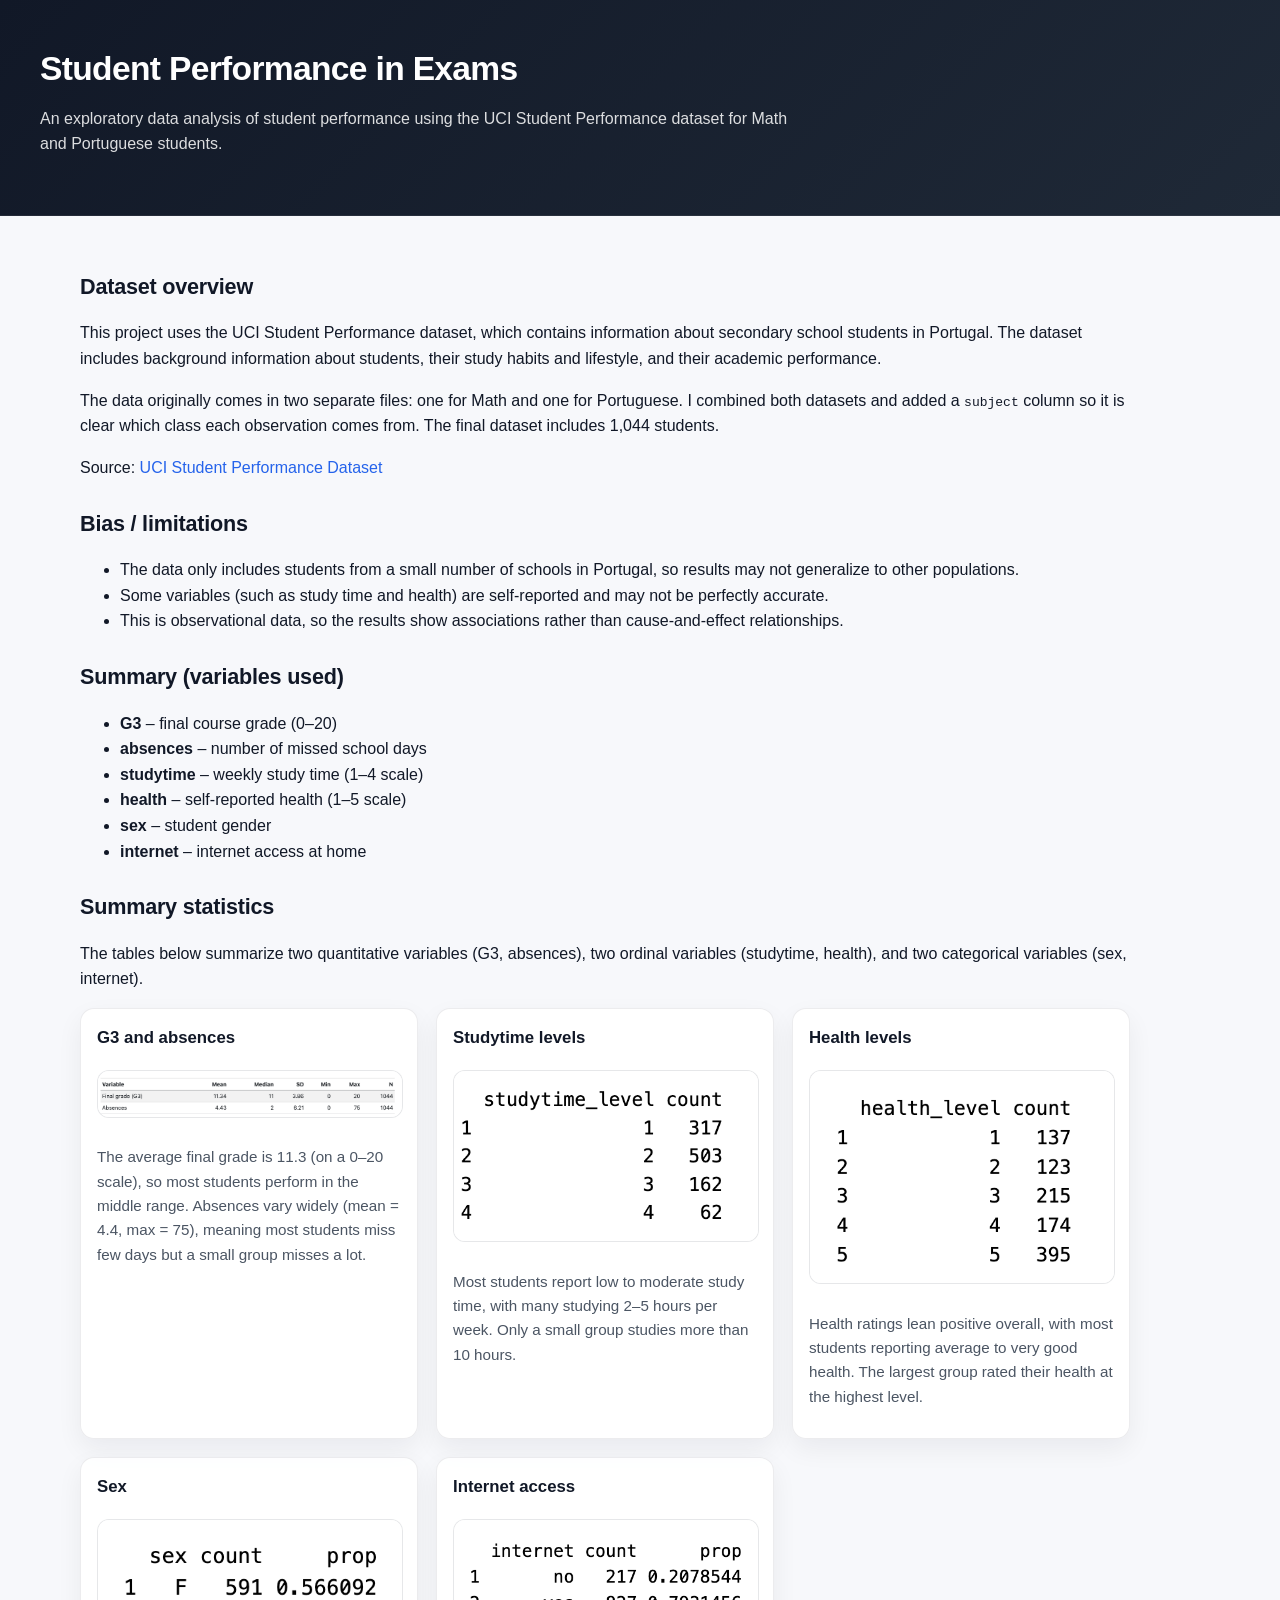
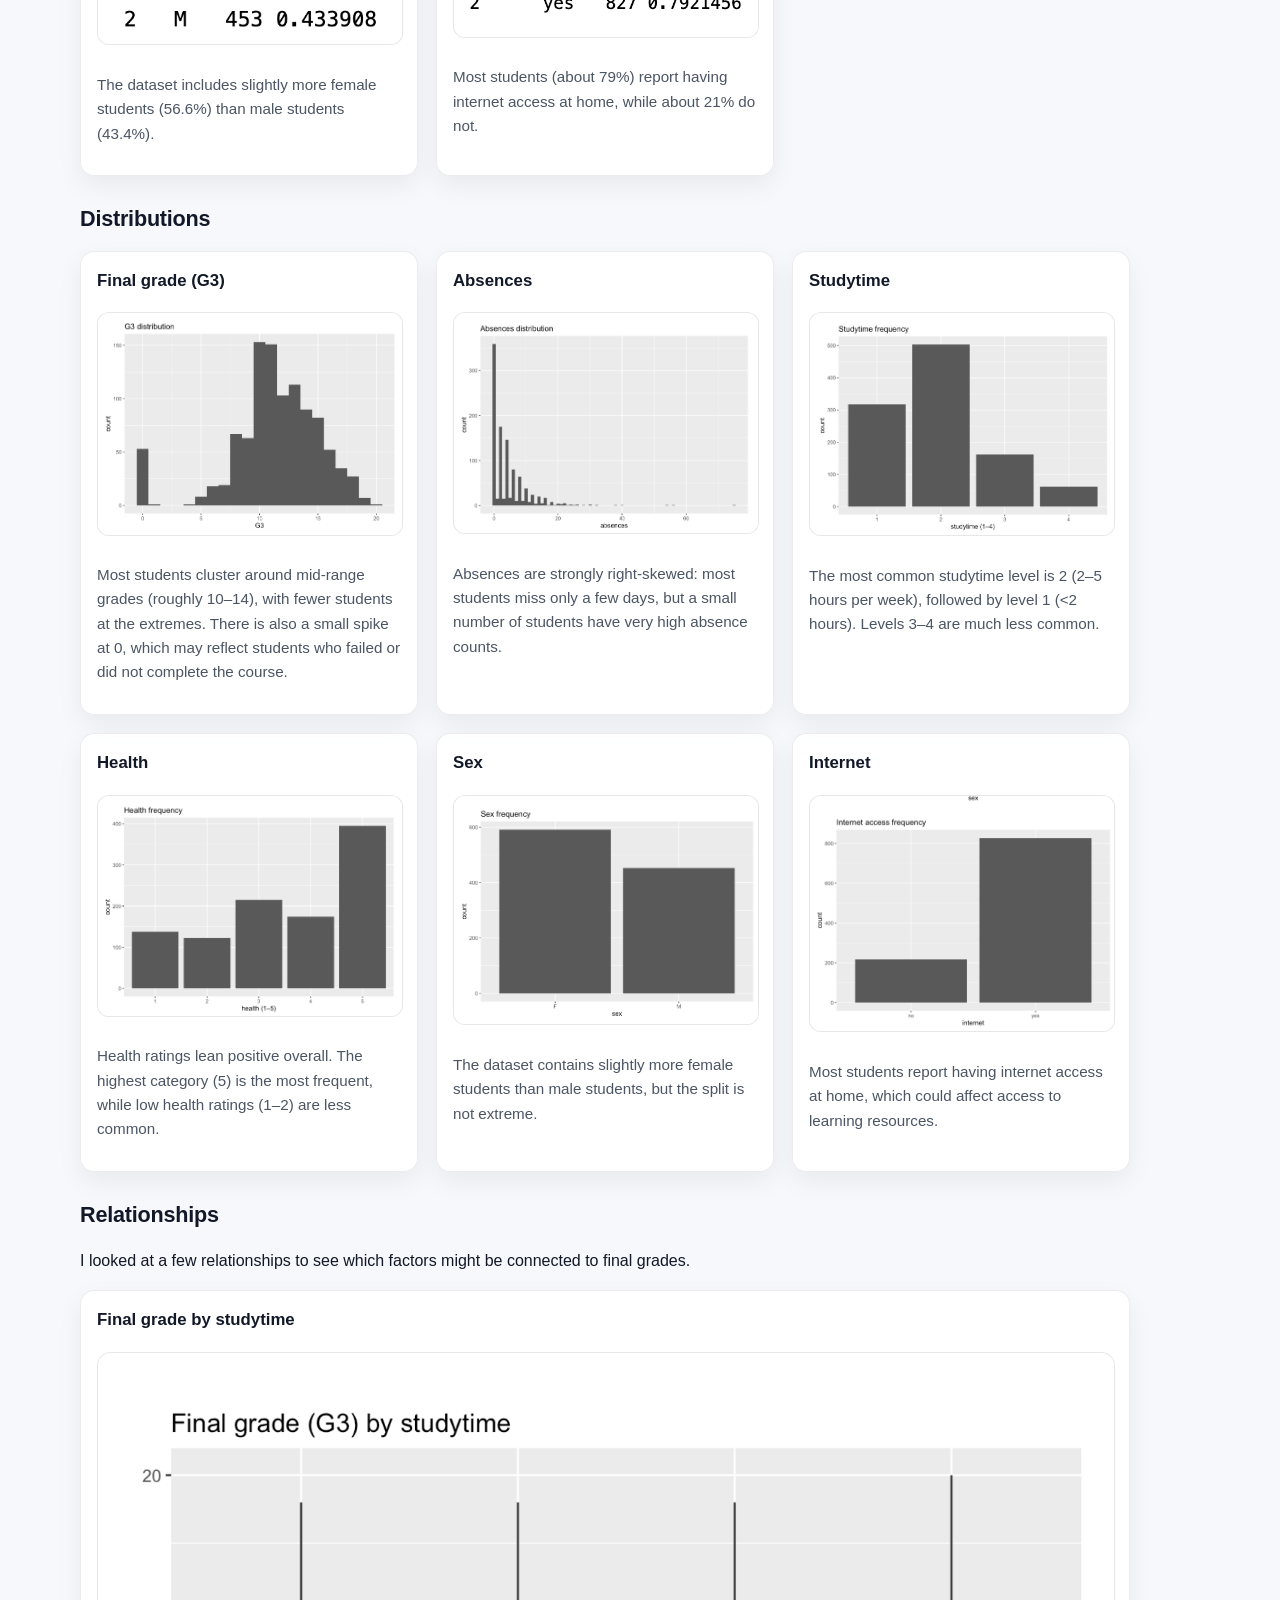
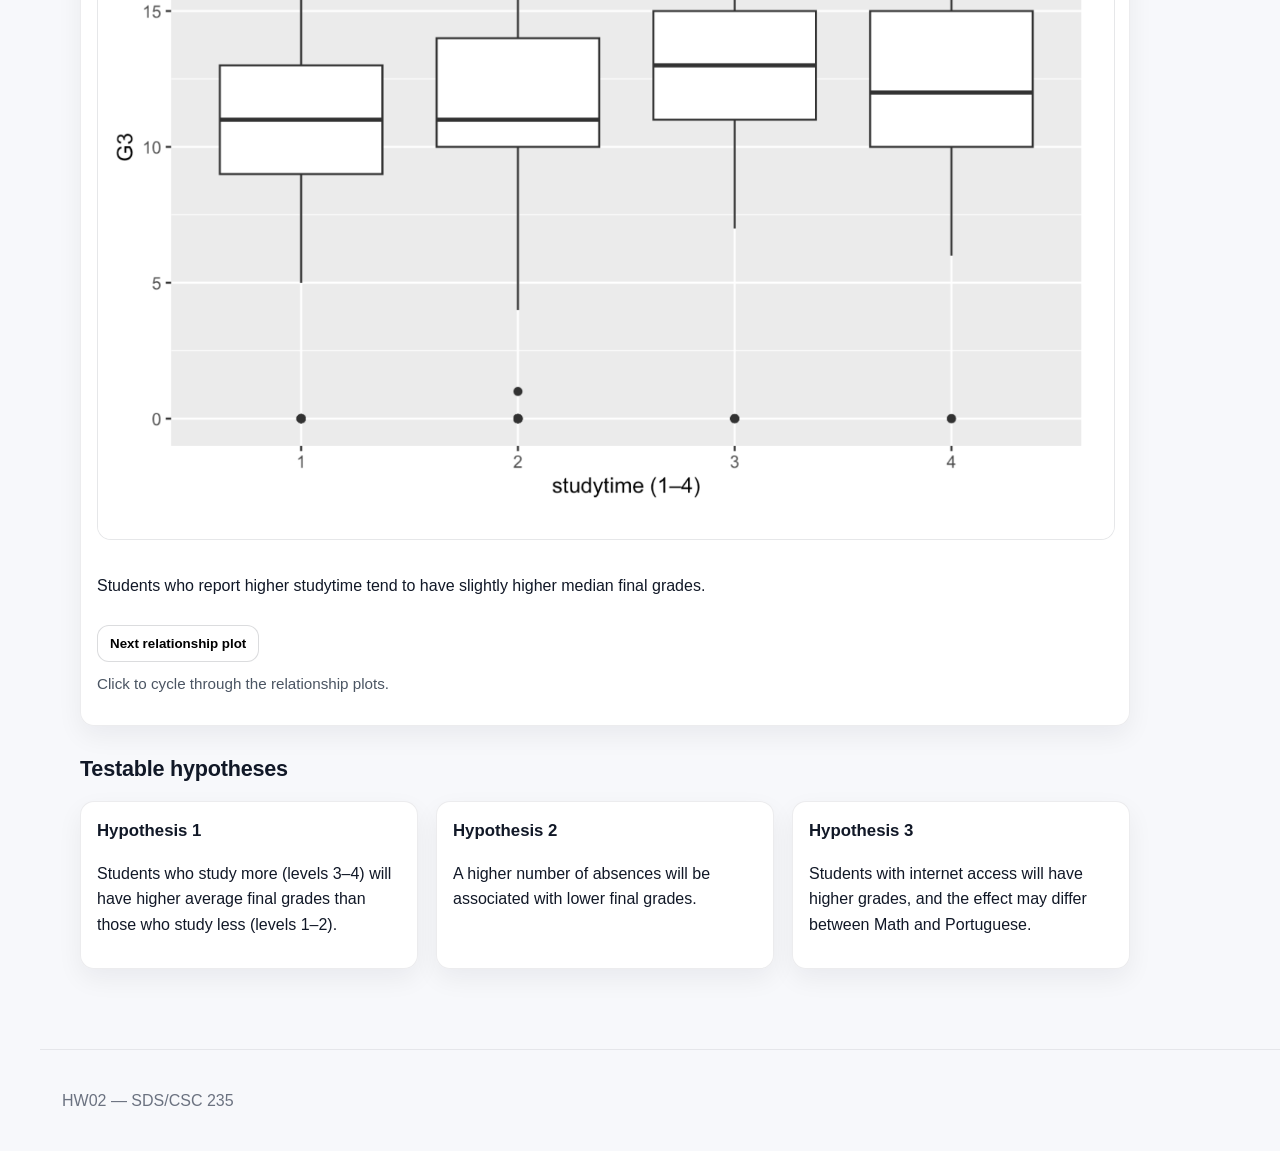
<file: Student-Performance-in-Portugal-main/SDS-CSC-235-hw02-main/index.html>
<!DOCTYPE html>
<html lang="en">
<head>
  <meta charset="UTF-8" />
  <meta name="viewport" content="width=device-width, initial-scale=1.0" />
  <title>HW02 – Student Performance EDA</title>
  <link rel="stylesheet" href="style.css" />
</head>

<body>
  <header>
    <div class="container">
      <h1>Student Performance in Exams</h1>
      <p class="subtitle">
        An exploratory data analysis of student performance using the UCI Student Performance dataset for Math and Portuguese students.
      </p>
    </div>
  </header>

  <main>
    <div class="container">
      <!-- Dataset Overview -->
      <section>
        <h2>Dataset overview</h2>
        <p>
          This project uses the UCI Student Performance dataset, which contains information about secondary school students in Portugal.
          The dataset includes background information about students, their study habits and lifestyle, and their academic performance.
        </p>

        <p>
          The data originally comes in two separate files: one for Math and one for Portuguese.
          I combined both datasets and added a <code>subject</code> column so it is clear which class each observation comes from.
          The final dataset includes 1,044 students.
        </p>

        <p>
          Source:
          <a href="https://archive.ics.uci.edu/dataset/320/student+performance" target="_blank">
            UCI Student Performance Dataset
          </a>
        </p>
      </section>

      <!-- Bias -->
      <section>
        <h2>Bias / limitations</h2>
        <ul>
          <li>The data only includes students from a small number of schools in Portugal, so results may not generalize to other populations.</li>
          <li>Some variables (such as study time and health) are self-reported and may not be perfectly accurate.</li>
          <li>This is observational data, so the results show associations rather than cause-and-effect relationships.</li>
        </ul>
      </section>

      <!-- Variables -->
      <section>
        <h2>Summary (variables used)</h2>
        <ul>
          <li><strong>G3</strong> – final course grade (0–20)</li>
          <li><strong>absences</strong> – number of missed school days</li>
          <li><strong>studytime</strong> – weekly study time (1–4 scale)</li>
          <li><strong>health</strong> – self-reported health (1–5 scale)</li>
          <li><strong>sex</strong> – student gender</li>
          <li><strong>internet</strong> – internet access at home</li>
        </ul>
      </section>

      <!-- Summary statistics -->
      <section>
        <h2>Summary statistics</h2>
        <p>
          The tables below summarize two quantitative variables (G3, absences), two ordinal variables (studytime, health),
          and two categorical variables (sex, internet).
        </p>

        <div class="grid">
          <!-- Big card ONLY on wide screens (CSS will control this) -->
          <div class="card span-2">
            <h3>G3 and absences</h3>
            <img class="viz" src="images/G3 and absences statistic.png" alt="G3 and absences summary" />
            <p class="note">
              The average final grade is 11.3 (on a 0–20 scale), so most students perform in the middle range.
              Absences vary widely (mean = 4.4, max = 75), meaning most students miss few days but a small group misses a lot.
            </p>
          </div>

          <div class="card">
            <h3>Studytime levels</h3>
            <img class="viz" src="images/studytime_level.png" alt="Studytime summary" />
            <p class="note">
              Most students report low to moderate study time, with many studying 2–5 hours per week.
              Only a small group studies more than 10 hours.
            </p>
          </div>

          <div class="card">
            <h3>Health levels</h3>
            <img class="viz" src="images/health_level.png" alt="Health summary" />
            <p class="note">
              Health ratings lean positive overall, with most students reporting average to very good health.
              The largest group rated their health at the highest level.
            </p>
          </div>

          <div class="card">
            <h3>Sex</h3>
            <img class="viz" src="images/sex.png" alt="Sex summary" />
            <p class="note">
              The dataset includes slightly more female students (56.6%) than male students (43.4%).
            </p>
          </div>

          <div class="card">
            <h3>Internet access</h3>
            <img class="viz" src="images/internet.png" alt="Internet summary" />
            <p class="note">
              Most students (about 79%) report having internet access at home, while about 21% do not.
            </p>
          </div>
        </div>
      </section>

      <!-- Distributions -->
      <section>
        <h2>Distributions</h2>

        <div class="grid">
          <div class="card">
            <h3>Final grade (G3)</h3>
            <img class="viz" src="images/g3_hist.png" alt="Histogram of G3" />
            <p class="note">
              Most students cluster around mid-range grades (roughly 10–14), with fewer students at the extremes.
              There is also a small spike at 0, which may reflect students who failed or did not complete the course.
            </p>
          </div>

          <div class="card">
            <h3>Absences</h3>
            <img class="viz" src="images/absences_hist.png" alt="Histogram of absences" />
            <p class="note">
              Absences are strongly right-skewed: most students miss only a few days, but a small number of students
              have very high absence counts.
            </p>
          </div>

          <div class="card">
            <h3>Studytime</h3>
            <img class="viz" src="images/studytime_bar.png" alt="Studytime distribution" />
            <p class="note">
              The most common studytime level is 2 (2–5 hours per week), followed by level 1 (&lt;2 hours).
              Levels 3–4 are much less common.
            </p>
          </div>

          <div class="card">
            <h3>Health</h3>
            <img class="viz" src="images/health_bar.png" alt="Health distribution" />
            <p class="note">
              Health ratings lean positive overall. The highest category (5) is the most frequent,
              while low health ratings (1–2) are less common.
            </p>
          </div>

          <div class="card">
            <h3>Sex</h3>
            <img class="viz" src="images/sex_bar.png" alt="Sex distribution" />
            <p class="note">
              The dataset contains slightly more female students than male students, but the split is not extreme.
            </p>
          </div>

          <div class="card">
            <h3>Internet</h3>
            <img class="viz" src="images/internet_bar.png" alt="Internet distribution" />
            <p class="note">
              Most students report having internet access at home, which could affect access to learning resources.
            </p>
          </div>
        </div>
      </section>

      <!-- Relationships -->
      <section>
        <h2>Relationships</h2>
        <p>
          I looked at a few relationships to see which factors might be connected to final grades.
        </p>

        <div class="card">
          <h3 id="relationship-title">Final grade by studytime</h3>
          <img id="relationship-img" class="viz" src="images/g3_studytime.png" alt="Relationship plot" />
          <p id="relationship-caption">
            Students who report higher studytime tend to have slightly higher median final grades.
          </p>

          <button id="nextPlotBtn">Next relationship plot</button>
          <p class="note">Click to cycle through the relationship plots.</p>
        </div>
      </section>

      <!-- Hypotheses -->
      <section>
        <h2>Testable hypotheses</h2>

        <div class="grid">
          <div class="card hypothesis">
            <h3>Hypothesis 1</h3>
            <p>
              Students who study more (levels 3–4) will have higher average final grades than those who study less (levels 1–2).
            </p>
          </div>

          <div class="card hypothesis">
            <h3>Hypothesis 2</h3>
            <p>
              A higher number of absences will be associated with lower final grades.
            </p>
          </div>

          <div class="card hypothesis">
            <h3>Hypothesis 3</h3>
            <p>
              Students with internet access will have higher grades, and the effect may differ between Math and Portuguese.
            </p>
          </div>
        </div>
      </section>
    </div>
  </main>

  <footer>
    <div class="container">
      <p>HW02 — SDS/CSC 235</p>
    </div>
  </footer>

  <script src="index.js"></script>
</body>
</html>
</file>
<file: Student-Performance-in-Portugal-main/SDS-CSC-235-hw02-main/style.css>
body {
  font-family: -apple-system, BlinkMacSystemFont, "Segoe UI", Inter, Arial, sans-serif;
  margin: 0;
  background: #f7f8fb;
  color: #111827;
  line-height: 1.6;
}

/* Links */
a {
  color: #2563eb;
  text-decoration: none;
}
a:hover {
  text-decoration: underline;
}

/* Header */
header {
  padding: 42px 40px;
  background: linear-gradient(135deg, #111827, #1f2937);
  color: white;
  border-bottom: 1px solid rgba(255,255,255,0.08);
}

header h1 {
  margin: 0;
  font-size: 2.1rem;
  letter-spacing: -0.02em;
}

.subtitle {
  margin-top: 10px;
  color: rgba(255,255,255,0.85);
  max-width: 750px;
}

/* Main layout – LEFT ALIGNED */
main {
  padding: 28px 40px 40px;
  max-width: 1050px;
  margin-left: 40px;   /* left aligned */
  margin-right: auto;
}

section {
  margin-top: 26px;
}

h2 {
  margin: 0 0 10px;
  font-size: 1.35rem;
  letter-spacing: -0.01em;
}

/* Grid + cards */
.grid {
  display: grid;
  grid-template-columns: repeat(auto-fit, minmax(270px, 1fr));
  gap: 18px;
  margin-top: 14px;
}

.card {
  background: rgba(255,255,255,0.9);
  border: 1px solid rgba(17, 24, 39, 0.08);
  padding: 16px 16px 14px;
  border-radius: 14px;
  box-shadow: 0 10px 26px rgba(17, 24, 39, 0.06);
  transition: transform 0.18s ease, box-shadow 0.18s ease, border-color 0.18s ease;
}

.card h3 {
  margin: 0 0 10px;
  font-size: 1.05rem;
}

/* Images */
.viz {
  width: 100%;
  border-radius: 12px;
  border: 1px solid rgba(17, 24, 39, 0.10);
  background: white;
  margin: 8px 0 10px;
}

/* Hover highlight requirement */
.viz:hover,
.hypothesis:hover {
  transform: translateY(-2px) scale(1.01);
  box-shadow: 0 16px 34px rgba(17, 24, 39, 0.12);
  border-color: rgba(37, 99, 235, 0.28);
}

/* Relationship image emphasis */
#relationship-img {
  border-radius: 14px;
}

/* Buttons */
button {
  margin-top: 10px;
  padding: 10px 12px;
  border-radius: 12px;
  border: 1px solid rgba(17, 24, 39, 0.15);
  background: white;
  cursor: pointer;
  font-weight: 600;
  transition: transform 0.12s ease, box-shadow 0.12s ease, background 0.12s ease;
}

button:hover {
  background: #f3f4f6;
  box-shadow: 0 10px 22px rgba(17, 24, 39, 0.10);
  transform: translateY(-1px);
}

button:active {
  transform: translateY(0px);
  box-shadow: none;
}

/* Notes / small text */
.note {
  font-size: 0.95rem;
  color: #4b5563;
  margin-top: 10px;
}

/* Footer */
footer {
  padding: 22px;
  text-align: left;
  color: #6b7280;
  border-top: 1px solid rgba(17, 24, 39, 0.08);
  margin-top: 40px;
  margin-left: 40px;
}
</file>
